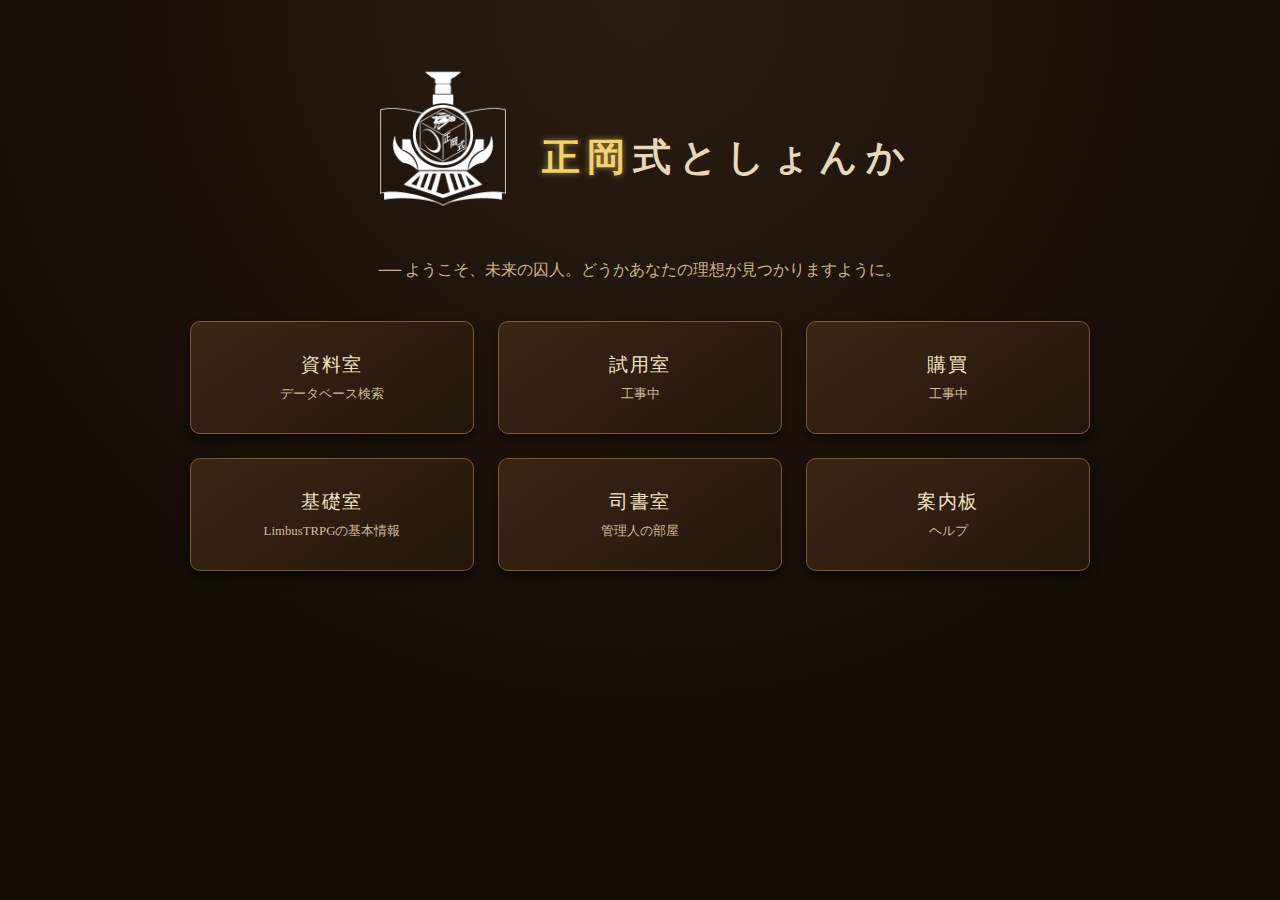
<file: index.html>
<!DOCTYPE html>
<html lang="ja">
<head>
<meta charset="UTF-8">
<title>受付｜正岡式としょんか</title>
<link rel="icon" type="image/png" href="favicon.png">
<link rel="stylesheet" href="reception.css">
<link rel="stylesheet" href="css/common.css">

</head>
<body>

<div class="reception-wrapper">
    <div class="title-area">
    <img src="logo.png" class="site-logo">
    <h1 class="library-title">
        <span id="secret-link">正岡</span>式としょんか
    </h1>
</div>

     <p class="librarian-message">── ようこそ、未来の囚人。どうかあなたの理想が見つかりますように。</p>

    <div class="room-grid">

        <a href="database.html" class="room-card">
            <span class="room-name">資料室</span>
            <span class="room-desc">データベース検索</span>
        </a>

        <a href="trial.html" class="room-card">
            <span class="room-name">試用室</span>
            <span class="room-desc">工事中</span>
        </a>

        <a href="shop.html" class="room-card">
            <span class="room-name">購買</span>
            <span class="room-desc">工事中</span>
        </a>

        <a href="workshop.html" class="room-card">
            <span class="room-name">基礎室</span>
            <span class="room-desc">LimbusTRPGの基本情報</span>
        </a>

        <a href="librarian.html" class="room-card">
            <span class="room-name">司書室</span>
            <span class="room-desc">管理人の部屋</span>
        </a>

        <a href="help.html" class="room-card">
            <span class="room-name">案内板</span>
            <span class="room-desc">ヘルプ</span>
        </a>

    </div>

</div>
<script>
document.getElementById("secret-link")
  .addEventListener("click",()=>{
    location.href="hidden.html";
});
</script>
</body>
</html>
</file>
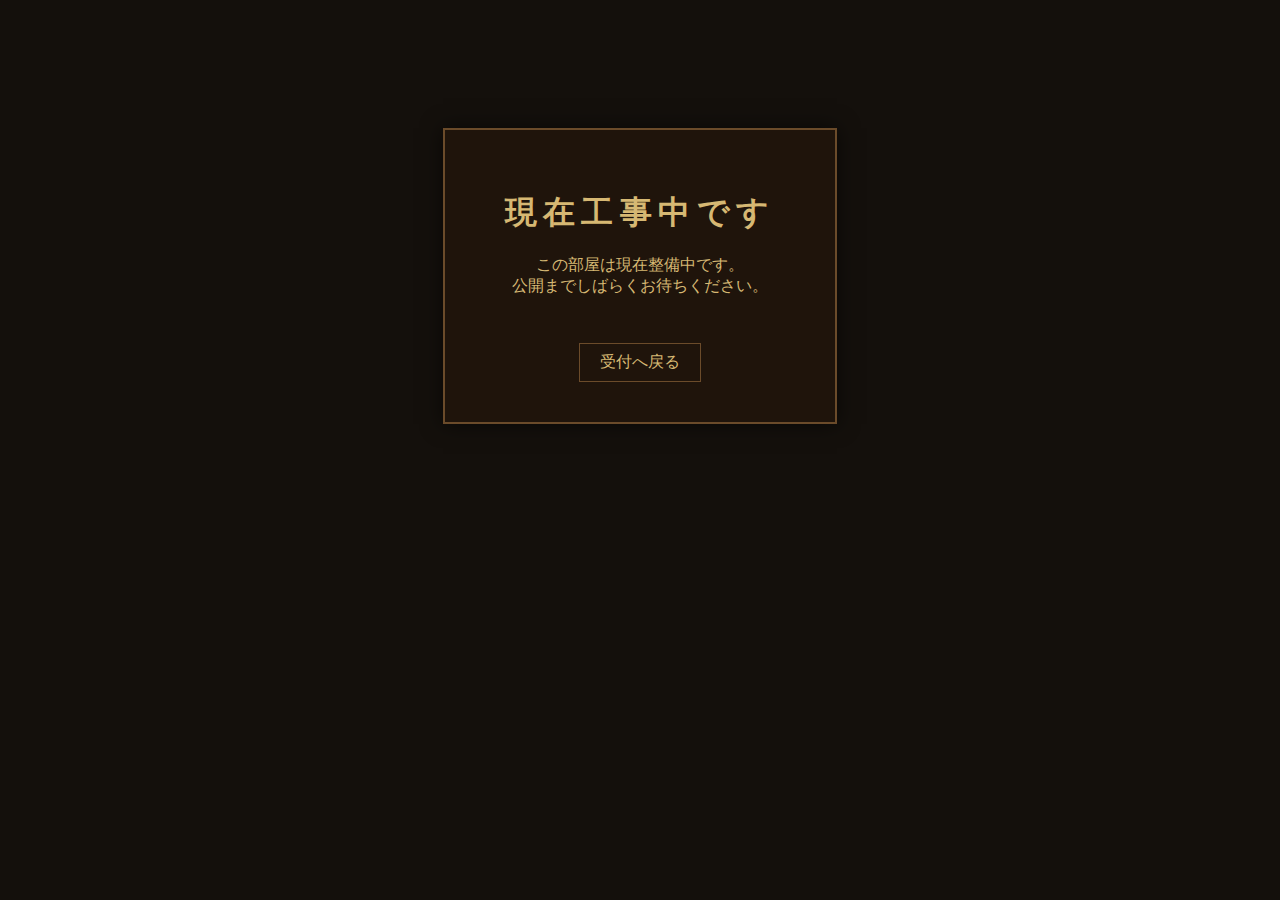
<file: atelier.html>
<!DOCTYPE html>
<html lang="ja">
<head>
<meta charset="UTF-8">
<title>試用室 - 工事中</title>
<link rel="stylesheet" href="common.css">
<style>
body{
  background:#14100c;
  color:#d6b873;
  font-family:serif;
  text-align:center;
  padding-top:120px;
}

.construction-box{
  display:inline-block;
  padding:40px 60px;
  border:2px solid #6b4b2a;
  background:#1f140b;
  box-shadow:0 0 20px rgba(0,0,0,0.6);
}

.construction-box h1{
  font-size:2rem;
  letter-spacing:0.2em;
  margin-bottom:20px;
}

.back-btn{
  display:inline-block;
  margin-top:30px;
  padding:8px 20px;
  border:1px solid #6b4b2a;
  text-decoration:none;
  color:#d6b873;
}

.back-btn:hover{
  background:#6b4b2a;
  color:#fff;
}
</style>
</head>

<body>

<div class="construction-box">
  <h1>現在工事中です</h1>
  <p>この部屋は現在整備中です。<br>公開までしばらくお待ちください。</p>

  <a href="reception.html" class="back-btn">受付へ戻る</a>
</div>

</body>
</html>
</file>
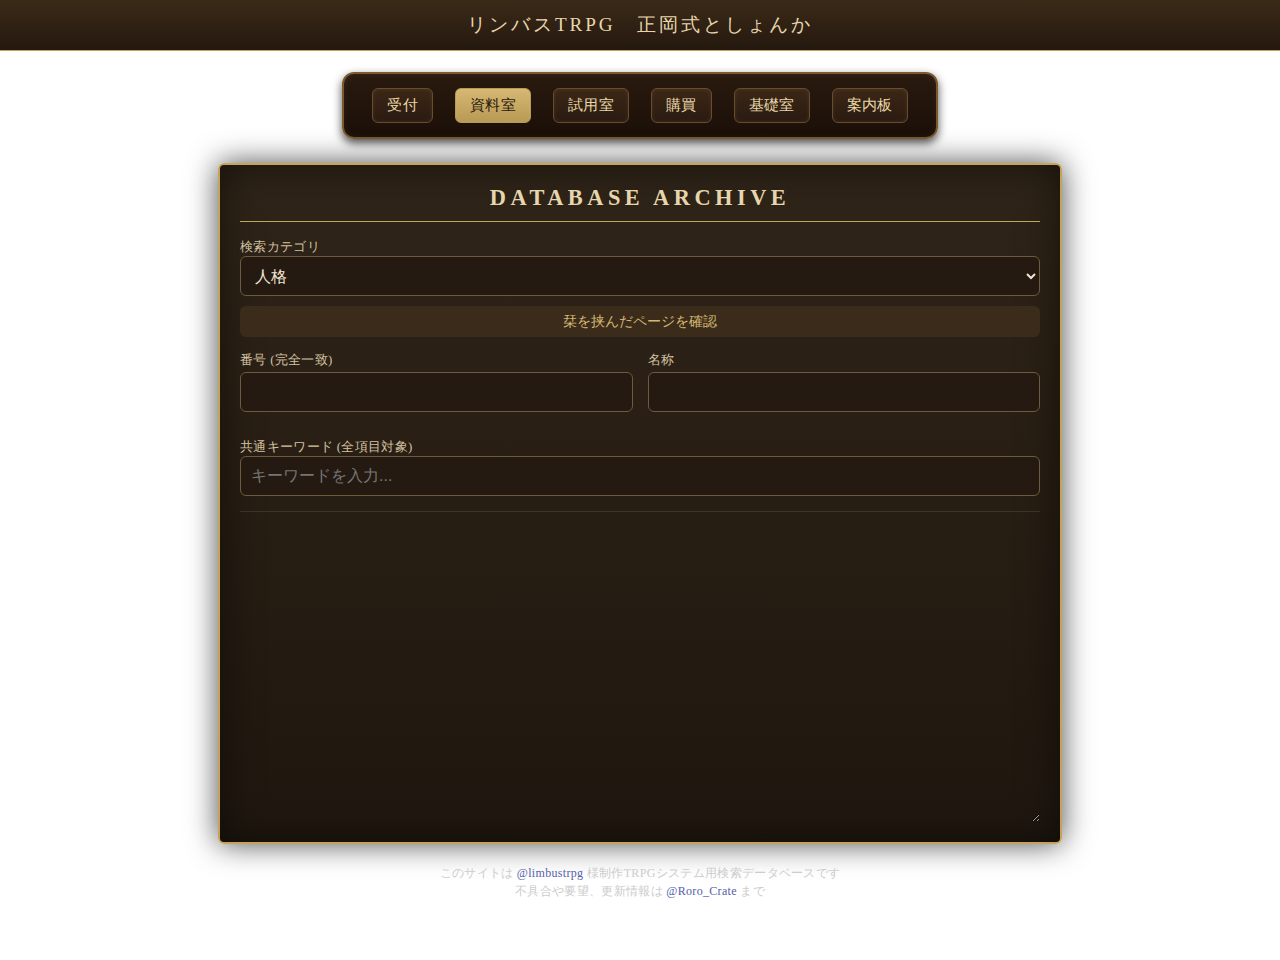
<file: database.html>
<!DOCTYPE html>
<html lang="ja">
<head>
    <meta charset="UTF-8">
    <title>資料室｜正岡式としょんか</title>
    <link rel="icon" href="/path/to/favicon.ico">
    <meta property="og:title" content="資料室｜正岡式としょんか">
    <meta property="og:description" content="このサイトは @limbustrpg 様制作TRPGシステム用検索データベースです">
    <meta property="og:type" content="website">
    <meta property="og:url" content="https://rorocrate.github.io/Masaoka-library/">
    <meta property="og:image" content="https://rorocrate.github.io/Masaoka-library/og-image.png">

    <meta name="twitter:card" content="summary_large_image">
    <meta name="twitter:title" content="資料室｜正岡式としょんか">
    <meta name="twitter:description" content="このサイトは @limbustrpg 様制作TRPGシステム用検索データベースです">
    <meta name="twitter:image" content="https://rorocrate.github.io/Masaoka-library/og-image.png">

    <meta name="viewport" content="width=device-width, initial-scale=1.0">
    <link rel="icon" href="favicon.ico">
    <link rel="icon" href="/path/to/favicon.ico">
    <link rel="stylesheet" href="common.css">

    
    <style>
/* ============================
   フォント
============================ */

@font-face {
    font-family: 'Corporate-Logo-Bold';
    src: url('https://cdn.jsdelivr.net/gh/logotype/corporate-logo-font@master/fonts/Corporate-Logo-Bold-ver3.woff2') format('woff2');
}
@font-face {
    font-family: 'Corporate-Logo-Medium';
    src: url('https://cdn.jsdelivr.net/gh/logotype/corporate-logo-font@master/fonts/Corporate-Logo-Medium-ver3.woff2') format('woff2');
}

/* ============================
   変数
============================ */

:root {
    --bg:#1b140d;
    --card:#2a2016;
    --muted:#a28a6a;
    --accent:#c4a35a;
    --radius:6px;
}

/* ============================
   全体
============================ */

body {
    background:
        radial-gradient(circle at top,#3a2b1a 0%,#120c07 70%);
    background-image:
        url("https://www.transparenttextures.com/patterns/wood-pattern.png");
    color:#f6f1e7;
    margin:0;
    padding-top:60px;
    display:flex;
    flex-direction:column;
    align-items:center;
    min-height:100vh;
    overflow-y:auto;
    font-family:"游明朝","Times New Roman",serif;
    font-weight:500;
    letter-spacing:0.02em;
}

/* ============================
   上部バー
============================ */

.top-white-bar {
    position:fixed;
    top:0;
    left:0;
    width:100%;
    height:50px;
    background:linear-gradient(180deg,#3b2a18,#24180e);
    color:#e7d6ad;
    display:flex;
    align-items:center;
    justify-content:center;
    font-size:1.2rem;
    z-index:9999;
    border-bottom:1px solid var(--accent);
    letter-spacing:0.15em;
}

/* ============================
   メイン
============================ */

.search-container {
    background:linear-gradient(180deg,#2f2418,#1f170f);
    padding:20px;
    border-radius:var(--radius);
    width:95%;
    max-width:800px;
    border:2px solid var(--accent);
    box-shadow:
        0 0 30px rgba(0,0,0,0.7),
        inset 0 0 40px rgba(0,0,0,0.5);
    display:flex;
    flex-direction:column;
}

/* ============================
   見出し
============================ */

h2 {
    text-align:center;
    color:#e7d6ad;
    margin:0;
    font-size:1.4rem;
    border-bottom:1px solid var(--accent);
    padding-bottom:10px;
    letter-spacing:0.2em;
}

/* ============================
   検索フォーム
============================ */

.search-controls {
    display:flex;
    flex-direction:column;
    gap:10px;
    margin-top:10px;
}

/* 検索カテゴリ・共通キーワード */

.search-controls > div {
    width:100%;
}

/* ============================
   動的検索入力 (修正版)
============================ */

#searchInputsContainer {
    display: flex;
    flex-wrap: wrap; 
    gap: 15px;
    margin-bottom: 10px;
    align-items: flex-end; 
}

.search-input-group {
    flex: 1 1 180px; 
    display: flex;
    flex-direction: column;
    min-width: 140px; 
}
/* ============================
   共通キーワード入力欄の調整
============================ */
.search-controls > div {
    width: 100%;
    margin-top: 5px;
}

input[type="text"],
input[type="number"],
select {
    box-sizing: border-box; 
    width: 100%;
    height: 40px;
    padding: 8px;
    background: #241a11;
    border: 1px solid #6e5a3c;
    color: #f1e6d2;
    border-radius: 6px;
    font-size: 16px;
}
/* ============================
   ラベル・入力欄
============================ */

label {
    font-size:0.8rem;
    color:#d4c1a0;
    margin-bottom:3px;
}

input[type="text"],
input[type="number"],
select {
    width:100%;
    padding:10px;
    background:#241a11;
    border:1px solid #6e5a3c;
    color:#f1e6d2;
    border-radius:6px;
    font-size:16px;
}

input:focus,
select:focus {
    border-color:var(--accent);
    box-shadow:0 0 6px rgba(196,163,90,0.8);
}

/* ============================
   検索結果エリア
============================ */

#searchResultWrapper {
    margin-top:15px;
    height:300px;
    overflow-y:auto;
    resize:vertical;
    min-height:150px;
    max-height:80vh;
    border-top:1px solid rgba(255,255,255,0.1);
    padding-top:10px;
}

/* ============================
   検索結果カード
============================ */

.result-item {
    background:linear-gradient(180deg,#3a2c1c,#2a1f14);
    padding:12px;
    margin-bottom:10px;
    border-radius:6px;
    border-left:5px solid var(--accent);
    position:relative;
}

.item-body {
    background:linear-gradient(180deg,#f4ecd8,#e6d7b8);
    padding:12px;
    border-radius:3px;
    color:#3a2b1a;
}
/* ============================
   栞型 お気に入りボタン
============================ */

.fav-btn{
    position:absolute;
    top:0;
    right:56px;

    width:22px;
    height:48px;

    background:
        linear-gradient(
            180deg,
            #4b3621 0%,
            #2b1a0f 100%
        );

    border:none;
    cursor:pointer;

    /* 栞の形 */
    clip-path: polygon(
        0 0,
        100% 0,
        100% 85%,
        50% 100%,
        0 85%
    );

    border-radius:0 0 4px 4px;

    color:transparent;   /* ★文字は見せない */

    box-shadow:
        inset 0 0 4px rgba(255,255,255,0.15),
        0 3px 6px rgba(0,0,0,0.6);

    transition:
        transform 0.15s ease,
        filter 0.2s ease;
}

/* ホバー */

.fav-btn:hover{
    transform:translateY(-2px);
    filter:brightness(1.1);
}

.fav-btn::before{
    content:"";
    position:absolute;
    inset:0;
    background:
        repeating-linear-gradient(
            45deg,
            rgba(255,255,255,0.05),
            rgba(255,255,255,0.05) 2px,
            rgba(0,0,0,0.05) 2px,
            rgba(0,0,0,0.05) 4px
        );
    pointer-events:none;
}

/* ============================
   お気に入りON（栞が金色）
============================ */

.fav-btn.active{
    background:
        linear-gradient(
            180deg,
            #e7c66a 0%,
            #b8963e 100%
        );

    box-shadow:
        inset 0 0 6px rgba(255,255,255,0.4),
        0 3px 8px rgba(0,0,0,0.7);
}
/* ============================
   フィールド
============================ */

.field {
    margin-bottom:6px;
    display:flex;
    flex-direction:column;
}

.field-label {
    color:#7a5a2e;
    font-size:0.8rem;
    letter-spacing:0.03em;
}

.field-value {
    font-size:0.95rem;
    line-height:1.6;
    color:#3a2b1a;
    letter-spacing:0.01em;
}

.copy-btn{
    position:absolute;
    top:0;
    right:12px;

    width:34px;
    height:60px;

    background:
        linear-gradient(
            180deg,
            #a11f1f 0%,
            #7e1414 100%
        );

    border:none;
    cursor:pointer;

    clip-path: polygon(
        0 0,
        100% 0,
        100% 85%,
        50% 100%,
        0 85%
    );

    border-radius:0 0 6px 6px;

    color:#f5e6e6;
    font-size:10px;
    font-weight:bold;
    letter-spacing:0.05em;

    /* ★ 縦書き */
    writing-mode: vertical-rl;
    text-orientation: upright;

    box-shadow:
        inset 0 0 6px rgba(255,255,255,0.15),
        inset 0 -4px 6px rgba(0,0,0,0.4),
        0 3px 6px rgba(0,0,0,0.6);

    transition:
        transform 0.15s ease,
        filter 0.2s ease;
}

.copy-btn.copied{
    background:
        linear-gradient(
            180deg,
            #2e7d32 0%,
            #1b5e20 100%
        );
    color:#eaffea;
}

/* ============================
   スクロールバー
============================ */

#searchResultWrapper::-webkit-scrollbar {
    width:8px;
}
#searchResultWrapper::-webkit-scrollbar-thumb {
    background:var(--accent);
}
#searchResultWrapper::-webkit-scrollbar-track {
    background:#1a120b;
}

/* ============================
   フッター
============================ */

footer {
    width:100%;
    padding:20px 0;
    text-align:center;
    color:#bfa989;
}

#favFilterBtn{
    background:#3a2b1a;
    color:#d6b873;
    border:none;
    padding:6px 14px;
    border-radius:6px;
    cursor:pointer;
    font-size:0.9rem;
}

#favFilterBtn.active{
    background:#d6b873;
    color:#3a2b1a;
}

    </style>
</head>
<body>
<nav class="global-nav">
  <a href="index.html">受付</a>
  <a href="database.html" class="active">資料室</a>
  <a href="trial.html">試用室</a>
  <a href="shop.html">購買</a>
  <a href="workshop.html">基礎室</a>
  <a href="help.html">案内板</a>
</nav>
    
<div class="top-white-bar">
    リンバスTRPG　正岡式としょんか
</div>

<div class="search-container">
    <h2>DATABASE ARCHIVE</h2>

    <div class="search-controls">
        <div>
            <label>検索カテゴリ</label>
            <select id="csvSelector"></select>
        </div>
        <button id="favFilterBtn" onclick="toggleFavoriteFilter()">栞を挟んだページを確認</button>
        <div id="searchInputsContainer"></div>
        
        <div>
            <label>共通キーワード (全項目対象)</label>
            <input id="searchInput" type="text" placeholder="キーワードを入力..." />
        </div>
    </div>

    <div id="searchResultWrapper">
        <div id="searchResults"></div>
    </div>
</div>

<footer style="width: 100%; padding: 20px 0; text-align: center;">
    <div style="font-size: 12px; line-height: 1.5; color: #ccc;">
        このサイトは 
        <a href="https://x.com/limbustrpg" target="_blank" style="color: #5560aa; text-decoration: none;">@limbustrpg</a> 
        様制作TRPGシステム用検索データベースです
        <br>
        不具合や要望、更新情報は 
        <a href="https://x.com/Roro_Crate" target="_blank" style="color: #5560aa; text-decoration: none;">@Roro_Crate</a> 
        まで
    </div>
    
</footer>
<script>

    let showOnlyFavorites = false;

function toggleFavoriteFilter(){
    showOnlyFavorites = !showOnlyFavorites;
    document.getElementById("favFilterBtn")
      .classList.toggle("active", showOnlyFavorites);
    performSearch();
}

    const DATA_DIR = './data/';
    const CSV_FILE_MAP = {
        'identity': { name: '人格', url: DATA_DIR + 'identity.tsv' },
        'singularidentity': { name: '特異人格', url: DATA_DIR + 'singularidentity.tsv' },
        'suppassive': { name: 'サポートパッシブ', url: DATA_DIR + 'suppassive.tsv' },
        'mental': { name: '精神', url: DATA_DIR + 'mental.tsv' },
        'ego': { name: 'E.G.O', url: DATA_DIR + 'ego.tsv' },
        'status': { name: '状態異常', url: DATA_DIR + 'status.tsv' },
        'item': { name: 'アイテム', url: DATA_DIR + 'item.tsv' },
        'strengthening': { name: '身体強化', url: DATA_DIR + 'strengthening.tsv' },
        'others': { name: 'その他', url: DATA_DIR + 'others.tsv' }
    };

    const SEARCH_FIELDS = {
        'identity': [{ id: 'f_no', label: '番号 (完全一致)', type: 'text', csvKey: '番号' },{ id: 'f_name', label: '名称', type: 'text', csvKey: '名称' }],
        'singularidentity': [{ id: 'f_no', label: '番号 (完全一致)', type: 'text', csvKey: '番号' },{ id: 'f_name', label: '名称', type: 'text', csvKey: '名称' }],
        'suppassive': [
            { id: 'f_type', label: '種別', type: 'select', options: ['', '通常', '死亡'], csvKey: '種別' },
            { id: 'f_res', label: '資源', type: 'select', options: ['', '憤怒', '色欲','怠惰','暴食','憂鬱','傲慢','嫉妬','なし'], csvKey: '資源' },
            { id: 'f_own', label: '発動条件', type: 'select', options: ['', '保有', '共鳴','なし'], csvKey: '保有・共鳴' },
            { id: 'f_price', label: '価格以下', type: 'number', csvKey: '価格' }
        ],
        'mental': [{ id: 'f_name', label: '名称', type: 'text', csvKey: '名称' },{ id: 'f_price', label: '価格以下', type: 'number', csvKey: '価格' }],
        'ego': [
            { id: 'f_no', label: '番号 (完全一致)', type: 'text', csvKey: '番号' },
            { id: 'f_name', label: '名称', type: 'text', csvKey: '名称' },
            { id: 'f_rank', label: '危険度', type: 'select', options: ['', 'ZAYIN', 'TETH', 'HE', 'WAW', 'ALEPH'], csvKey: '危険度' },
            { id: 'f_price', label: '価格以下', type: 'number', csvKey: '価格' }
        ],
       'status': [{ id: 'f_name', label: '名称', type: 'text', csvKey: '名称' },{ id: 'f_cat', label: '分類', type: 'select', options: ['', 'バフ', 'デバフ', '中立バフ', '蓄積要素', '弾丸', '特殊', '固有バフ', '固有デバフ', '固有中立バフ', '固有弾丸', '固有処理'],csvKey: '分類' }],
        'item': [{ id: 'f_name', label: '名称', type: 'text', csvKey: '名称' },{ id: 'f_cat', label: '分類', type: 'select', options: ['', '特殊', '回復', '強化'], csvKey: '分類' }],
    'others': [
        { id: 'f_name', label: '名称', type: 'text', csvKey: '名称' },
        { id: 'f_cat', label: '分類', type: 'select', options: ['', '処理', 'タイミング', '位置関係'], csvKey: '分類' }
    ],
    'strengthening': [
        { id: 'f_name', label: '名称', type: 'text', csvKey: '名称' },
        { id: 'f_sys', label: '分類', type: 'select', options: ['','通常','特殊'], csvKey: '分類' },
        { id: 'f_price', label: '価格', type: 'number', csvKey: '価格' }
    ]
    };

    const csvSelector = document.getElementById('csvSelector');
    const searchInput = document.getElementById('searchInput');
    const searchInputsContainer = document.getElementById('searchInputsContainer');
    const searchResults = document.getElementById('searchResults');

    let currentData = [];
    let cache = {};

    Object.keys(CSV_FILE_MAP).forEach(k => {
        const opt = document.createElement('option');
        opt.value = k; opt.textContent = CSV_FILE_MAP[k].name;
        csvSelector.appendChild(opt);
    });

    async function loadData() {
        const key = csvSelector.value;
        if (!cache[key]) {
            try {
                const res = await fetch(CSV_FILE_MAP[key].url);
                const text = await res.text();
                const lines = text.trim().split(/\r?\n/);
                const headers = lines[0].split('\t').map(h => h.trim());
                cache[key] = lines.slice(1).map(line => {
                    const cols = line.split('\t');
                    const obj = {};
                    headers.forEach((h, i) => {obj[h] = (cols[i] || '').trim();});

                    return obj;
                });
            } catch (e) {
                searchResults.innerHTML = `<p style="color:red">データのロードに失敗しました</p>`;
                return;
            }
        }
        currentData = cache[key];
        renderFields(key);
        performSearch();

        window.scrollTo({
            top: 0,
            behavior: 'smooth' // スルッと戻る（即座に戻したい場合は 'auto'）
        });
    }

  function renderFields(key) {
    searchInputsContainer.innerHTML = '';

    SEARCH_FIELDS[key].forEach(f => {
        const div = document.createElement('div');
        div.className = 'search-input-group';

        const label = document.createElement('label');
        label.textContent = f.label;

        const input = document.createElement(
            f.type === 'select' ? 'select' : 'input'
        );

        if (f.type !== 'select') input.type = f.type;

        if (f.type === 'select') {
            f.options.forEach(o => {
                const opt = document.createElement('option');
                opt.value = o;
                opt.textContent = o || 'すべて';
                input.appendChild(opt);
            });
        }

        input.id = f.id;
        input.addEventListener('input', performSearch);

        div.appendChild(label);
        div.appendChild(input);
        searchInputsContainer.appendChild(div);
    });
}

    function performSearch() {
        const query = searchInput.value.toLowerCase();
        const key = csvSelector.value;
        const fields = SEARCH_FIELDS[key];

        const filtered = currentData.filter(item => {
            const keywordMatch = !query || Object.values(item).some(v => String(v).toLowerCase().includes(query));
            
            const dynamicMatch = fields.every(f => {
                const el = document.getElementById(f.id);
                if (!el || el.value === '') return true;
                const val = item[f.csvKey];
                
                if (f.id === 'f_no') return String(val) === String(el.value);
                if (f.type === 'number') {if (val === '') return false;return Number(val) <= Number(el.value);}
                return String(val).toLowerCase().includes(el.value.toLowerCase());
            });
            
            return keywordMatch && dynamicMatch;
        });

        renderResults(filtered);
    }

    function renderResults(data) {

    if (data.length === 0) {
        searchResults.innerHTML =
          '<p style="text-align:center; color:var(--muted);">該当なし</p>';
        return;
    }

    const key = csvSelector.value;
    const favs = getFavorites();

    searchResults.innerHTML = data.map((item, idx) => {

        const id = `${key}_${idx}_${item['番号'] || item['名称'] || item['分類'] || 'item'}`;


        if (showOnlyFavorites && !favs.includes(id)) {
            return '';
        }

        /* ========= 人格 / 特異人格 ========= */
        if (key === 'identity' || key === 'singularidentity') {

            const fixedOrderHTML = `
<div class="field"><span class="field-label">番号</span><span class="field-value">${item['番号']||''}</span></div>
<div class="field"><span class="field-label">名称</span><span class="field-value">${item['名称']||''}</span></div>

<div class="field">
<span class="field-label">能力値</span>
<span class="field-value">
HP:${item['HP']||''}　
SAN:${item['SAN']||''}　
速度:${item['速度']||''}　
弾丸:${item['弾丸']||''}
</span>
</div>

<div class="field">
<span class="field-label">耐性</span>
<span class="field-value">
斬撃:${item['斬撃']||''}　
打撃:${item['打撃']||''}　
貫通:${item['貫通']||''}
</span>
</div>
`;

            const excludedKeys =
            ['番号','名称','HP','SAN','速度','弾丸','斬撃','打撃','貫通'];

            const restHTML = Object.entries(item)
              .filter(([k,v]) => v && !excludedKeys.includes(k))
              .map(([k,v]) =>
                `<div class="field"><span class="field-label">${k}</span><span class="field-value">${v}</span></div>`
              ).join('');

            return `
<div class="result-item" id="${id}">
    <button class="fav-btn" onclick="toggleFavorite('${id}')"></button>
    <button class="copy-btn" onclick="copyDisplayedContent('${id}')">コピー</button>
    <div class="item-body">
        ${fixedOrderHTML}
        ${restHTML}
    </div>
</div>`;
        }

        /* ========= その他 ========= */

        const normalHTML = Object.entries(item)
          .filter(([k,v]) => v)
          .map(([k,v]) =>
            `<div class="field"><span class="field-label">${k}</span><span class="field-value">${v}</span></div>`
          ).join('');

        return `
<div class="result-item" id="${id}">
    <button class="fav-btn" onclick="toggleFavorite('${id}')"></button>
    <button class="copy-btn" onclick="copyDisplayedContent('${id}')">コピー</button>
    <div class="item-body">
        ${normalHTML}
    </div>
</div>`;
    }).join('');

    updateFavoriteIcons();
}



 async function copyDisplayedContent(id) {
    // 1. ボタン要素を直接取得（色の変更用）
    const btn = document.querySelector(`#${id} .copy-btn`);
    // 2. その親要素(result-item)の中にある item-body を探す
    const itemBody = document.querySelector(`#${id} .item-body`);
    
    if (!itemBody) {
        console.error("Copy target not found:", id);
        return;
    }

    const fields = itemBody.querySelectorAll('.field');
    let textToCopy = "";
    const key = csvSelector.value;
    const data = {};

    // データの抽出処理
    fields.forEach(f => {
        const labelEl = f.querySelector('.field-label');
        const valueEl = f.querySelector('.field-value');
        if (!labelEl || !valueEl) return;

        const label = labelEl.innerText.trim();
        const value = valueEl.innerText.trim();

        if (label === '能力値' || label === '耐性') {
            value.split(/　|\s+/).forEach(part => {
                const [k, v] = part.split(':');
                if (k && v) data[k.trim()] = v.trim();
            });
            return;
        }
        data[label] = value;
    });

    // --- 各カテゴリごとのテキスト整形ロジック (既存のものを維持) ---
    if (key === 'identity' || key === 'singularidentity') {
        textToCopy = `名称:${data['名称'] || ''}\nHP:${data['HP'] || ''}　SAN:${data['SAN'] || ''}　速度:${data['速度'] || ''}\n斬撃:${data['斬撃'] || ''}　貫通:${data['貫通'] || ''}　打撃:${data['打撃'] || ''}　弾丸:${data['弾丸'] || ''}\n\n${data['パッシブ名'] || ''}　${data['発動条件'] || ''}\n${data['効果'] || ''}\n\n戦術0:${data['戦術0名称'] || ''} ${data['戦術0効果'] || ''}\n戦術1:${data['戦術1名称'] || ''} ${data['戦術1効果'] || ''}\n戦術2:${data['戦術2名称'] || ''} ${data['戦術2効果'] || ''}\n戦術3:${data['戦術3名称'] || ''} ${data['戦術3効果'] || ''}\n戦術4:${data['戦術4名称'] || ''} ${data['戦術4効果'] || ''}`;
    } else {
        textToCopy = Object.entries(data).map(([k, v]) => `${k}: ${v}`).join('\n');
    }

    // 3. クリップボードへの書き込み（フォールバック付き）
    try {
        if (navigator.clipboard && window.isSecureContext) {
            await navigator.clipboard.writeText(textToCopy);
        } else {
            // HTTPSでない環境用の古いコピー方法
            const textArea = document.createElement("textarea");
            textArea.value = textToCopy;
            document.body.appendChild(textArea);
            textArea.select();
            document.execCommand('copy');
            document.body.removeChild(textArea);
        }

        // 成功時の演出
        if (btn) {
            btn.innerText = '完了';
            btn.classList.add('copied');
            setTimeout(() => {
                btn.innerText = 'コピー';
                btn.classList.remove('copied');
            }, 800);
        }
    } catch (err) {
        console.error('Copy failed:', err);
        alert('コピーに失敗しました。ブラウザの権限を確認してください。');
    }
}


function updateFavoriteIcons(){
    const favs = getFavorites();

    document.querySelectorAll(".fav-btn").forEach(btn=>{
        const id = btn.getAttribute("onclick")
            .match(/'(.*)'/)[1];

        if(favs.includes(id)){
            btn.classList.add("active");
        }else{
            btn.classList.remove("active");
        }
    });
}
    csvSelector.onchange = loadData;
    searchInput.oninput = performSearch;
    window.onload = loadData;
</script>

</body>

</html>
</file>
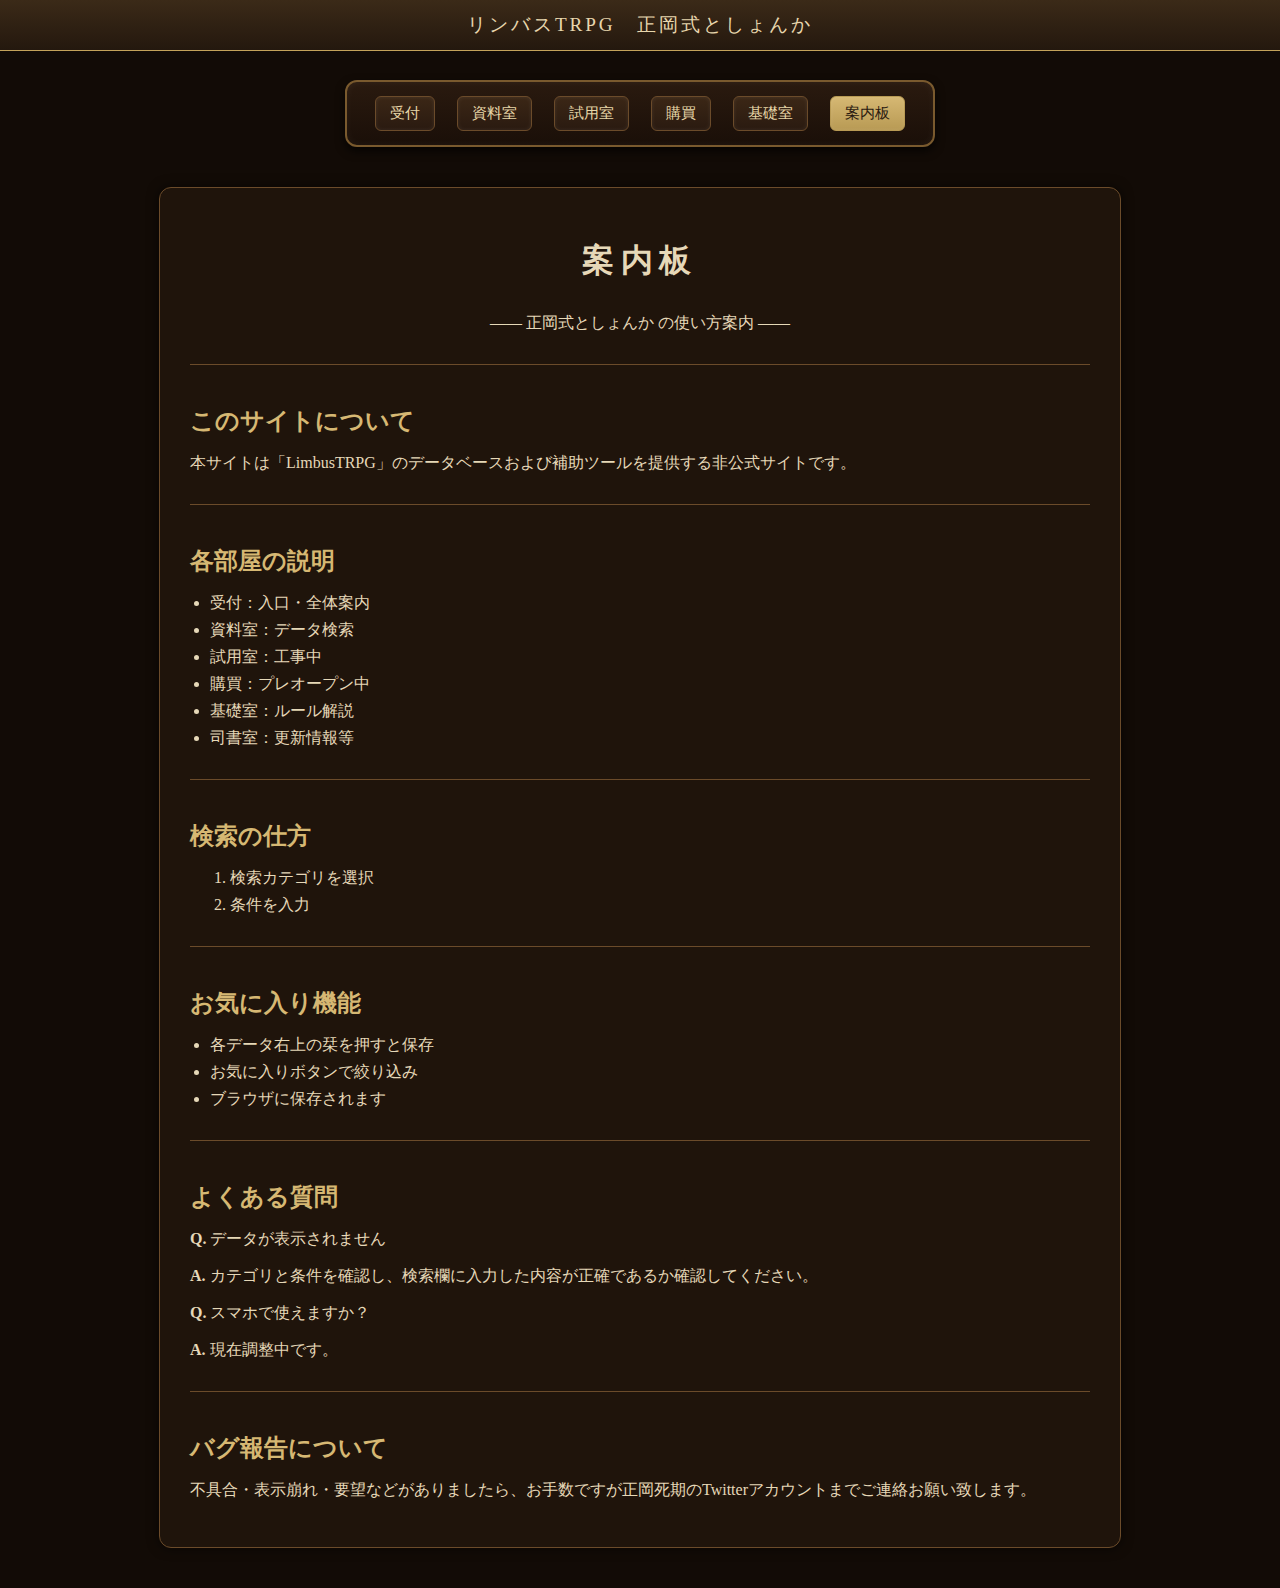
<file: help.html>
<!DOCTYPE html>
<html lang="ja">
<head>
<meta charset="UTF-8">
<title>案内板｜正岡式としょんか</title>
    <meta property="og:title" content="案内板｜正岡式としょんか">
    <meta property="og:description" content="このサイトは @limbustrpg 様制作TRPGシステム用補助サイトです">
    <meta property="og:type" content="website">
    <meta property="og:url" content="https://rorocrate.github.io/Masaoka-library/">

    <meta name="twitter:card" content="summary_large_image">
    <meta name="twitter:title" content="案内板｜正岡式としょんか">
    <meta name="twitter:description" content="このサイトは @limbustrpg 様制作TRPGシステム用補助サイトです">

    <link rel="icon" type="image/png" href="favicon.png">
<link rel="stylesheet" href="common.css">

<style>
body{
    padding-top:60px;
    background:#120b06;
    color:#e6d8b8;
    font-family:"Yu Mincho","Hiragino Mincho ProN",serif;
}

.help-wrapper{
    max-width:900px;
    margin:40px auto;
    padding:30px;
    background:#1f140b;
    border:1px solid #6b4b2a;
    border-radius:12px;
    box-shadow:0 0 12px rgba(0,0,0,0.6);
}

h1{
    text-align:center;
    margin-bottom:30px;
    letter-spacing:0.2em;
}

.section{
    border-top:1px solid #6b4b2a;
    padding-top:20px;
    margin-top:30px;
}

.section h2{
    color:#d6b873;
    margin-bottom:12px;
}

ul{
    padding-left:20px;
}

li{
    margin-bottom:6px;
}
/* ===== フォーム ===== */

.form-row{
    display:flex;
    flex-direction:column;
    margin-bottom:14px;
}

.form-row label{
    color:#d6b873;
    margin-bottom:4px;
}

input, textarea{
    background:#2a1a10;
    border:1px solid #6b4b2a;
    color:#e6d8b8;
    padding:6px;
    border-radius:6px;
}

input:focus, textarea:focus{
    outline:none;
    border-color:#d6b873;
}

form button{
    background:#7a5a2e;
    color:#fff;
    border:none;
    padding:8px 18px;
    border-radius:6px;
    cursor:pointer;
}

form button:hover{
    background:#9a7740;
}

</style>
</head>

<body>

<div class="top-white-bar">
リンバスTRPG　正岡式としょんか
</div>

<nav class="global-nav">
  <a href="index.html">受付</a>
  <a href="database.html">資料室</a>
  <a href="trial.html">試用室</a>
  <a href="shop.html">購買</a>
  <a href="workshop.html">基礎室</a>
  <a href="help.html" class="active">案内板</a>
</nav>

<div class="help-wrapper">

<h1>案内板</h1>

<p style="text-align:center;">
―― 正岡式としょんか の使い方案内 ――
</p>

<!-- 概要 -->

<div class="section">
<h2>このサイトについて</h2>
<p>
本サイトは「LimbusTRPG」のデータベースおよび補助ツールを提供する非公式サイトです。
</p>
</div>

<!-- 部屋説明 -->

<div class="section">
<h2>各部屋の説明</h2>
<ul>
<li>受付：入口・全体案内</li>
<li>資料室：データ検索</li>
<li>試用室：工事中</li>
<li>購買：プレオープン中</li>
<li>基礎室：ルール解説</li>
<li>司書室：更新情報等</li>
</ul>
</div>

<!-- 検索 -->

<div class="section">
<h2>検索の仕方</h2>
<ol>
<li>検索カテゴリを選択</li>
<li>条件を入力</li>
</ol>
</div>

<!-- お気に入り -->

<div class="section">
<h2>お気に入り機能</h2>
<ul>
<li>各データ右上の栞を押すと保存</li>
<li>お気に入りボタンで絞り込み</li>
<li>ブラウザに保存されます</li>
</ul>
</div>

<!-- FAQ -->

<div class="section">
<h2>よくある質問</h2>

<p><b>Q.</b> データが表示されません</p>
<p><b>A.</b> カテゴリと条件を確認し、検索欄に入力した内容が正確であるか確認してください。</p>

<p><b>Q.</b> スマホで使えますか？</p>
<p><b>A.</b> 現在調整中です。</p>

</div>
<!-- バグ報告 -->

<div class="section">
<h2>バグ報告について</h2>

<p>
不具合・表示崩れ・要望などがありましたら、お手数ですが正岡死期のTwitterアカウントまでご連絡お願い致します。
</p>
</div>

</body>
</html>
</file>
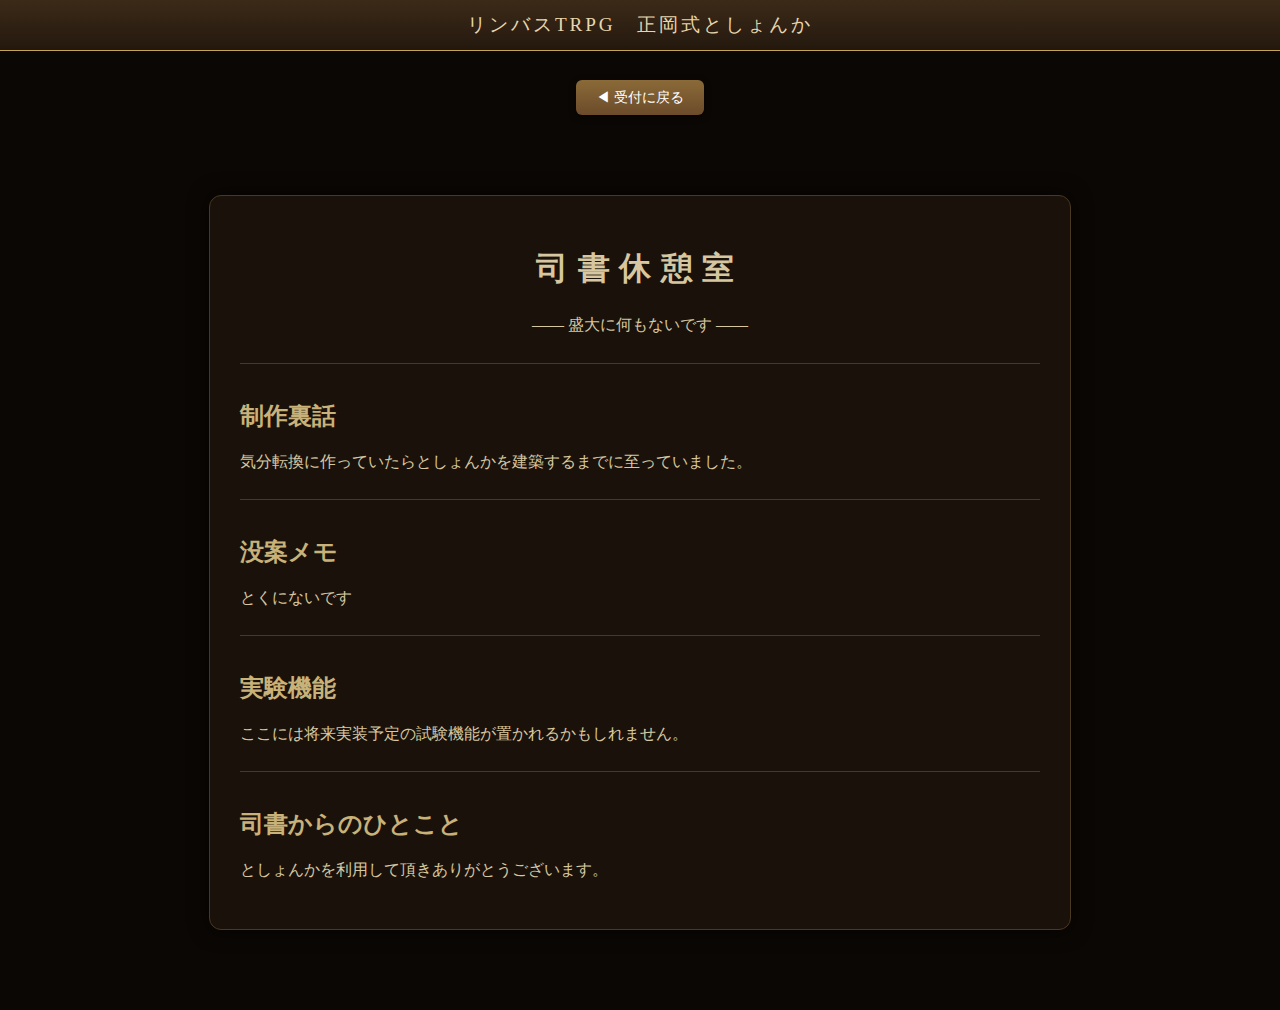
<file: hidden.html>
<!DOCTYPE html>
<html lang="ja">
<head>
<meta charset="UTF-8">
<title>隠し部屋｜正岡式としょんか</title>

<link rel="icon" type="image/png" href="favicon.png">
<link rel="stylesheet" href="common.css">

<style>
body{
    background:#0b0704;
    color:#d6c7a1;
    font-family:"Yu Mincho","Hiragino Mincho ProN",serif;
}

/* ぼんやり暗い部屋 */

.hidden-wrapper{
    max-width:800px;
    margin:80px auto;
    padding:30px;
    background:#1a120a;
    border:1px solid #4a3820;
    border-radius:12px;
    box-shadow:0 0 20px rgba(0,0,0,0.8);
}

h1{
    text-align:center;
    letter-spacing:0.3em;
    margin-bottom:20px;
}

.section{
    border-top:1px solid #4a3820;
    padding-top:16px;
    margin-top:24px;
}

.section h2{
    color:#c9b27a;
    margin-bottom:10px;
}

p{
    line-height:1.7;
}
/* ===== 戻るボタン ===== */

.back-wrapper{
    text-align:center;
    margin-top:80px;
}

.back-btn{
    background:#7a5a2e;
    color:#fff;
    border:none;
    padding:8px 20px;
    border-radius:6px;
    cursor:pointer;
    font-size:0.9rem;
    box-shadow:0 2px 6px rgba(0,0,0,0.6);
}

.back-btn{
    background:linear-gradient(180deg,#8b6a38,#6b4b2a);
}


</style>

</head>

<body>
    <div class="top-white-bar">
リンバスTRPG　正岡式としょんか
</div>

<!-- 受付に戻るボタン -->
<div class="back-wrapper">
    <button class="back-btn" onclick="location.href='index.html'">
        ◀ 受付に戻る
    </button>
</div>

<div class="hidden-wrapper">

<h1>司書休憩室</h1>

<p style="text-align:center;">
―― 盛大に何もないです ――
</p>

<div class="section">
<h2>制作裏話</h2>
<p>
気分転換に作っていたらとしょんかを建築するまでに至っていました。
</p>
</div>

<div class="section">
<h2>没案メモ</h2>
<p>
とくにないです
</p>
</div>

<div class="section">
<h2>実験機能</h2>
<p>
ここには将来実装予定の試験機能が置かれるかもしれません。
</p>
</div>

<div class="section">
<h2>司書からのひとこと</h2>
<p>
としょんかを利用して頂きありがとうございます。
</p>
</div>

</div>

</body>
</html>
</file>
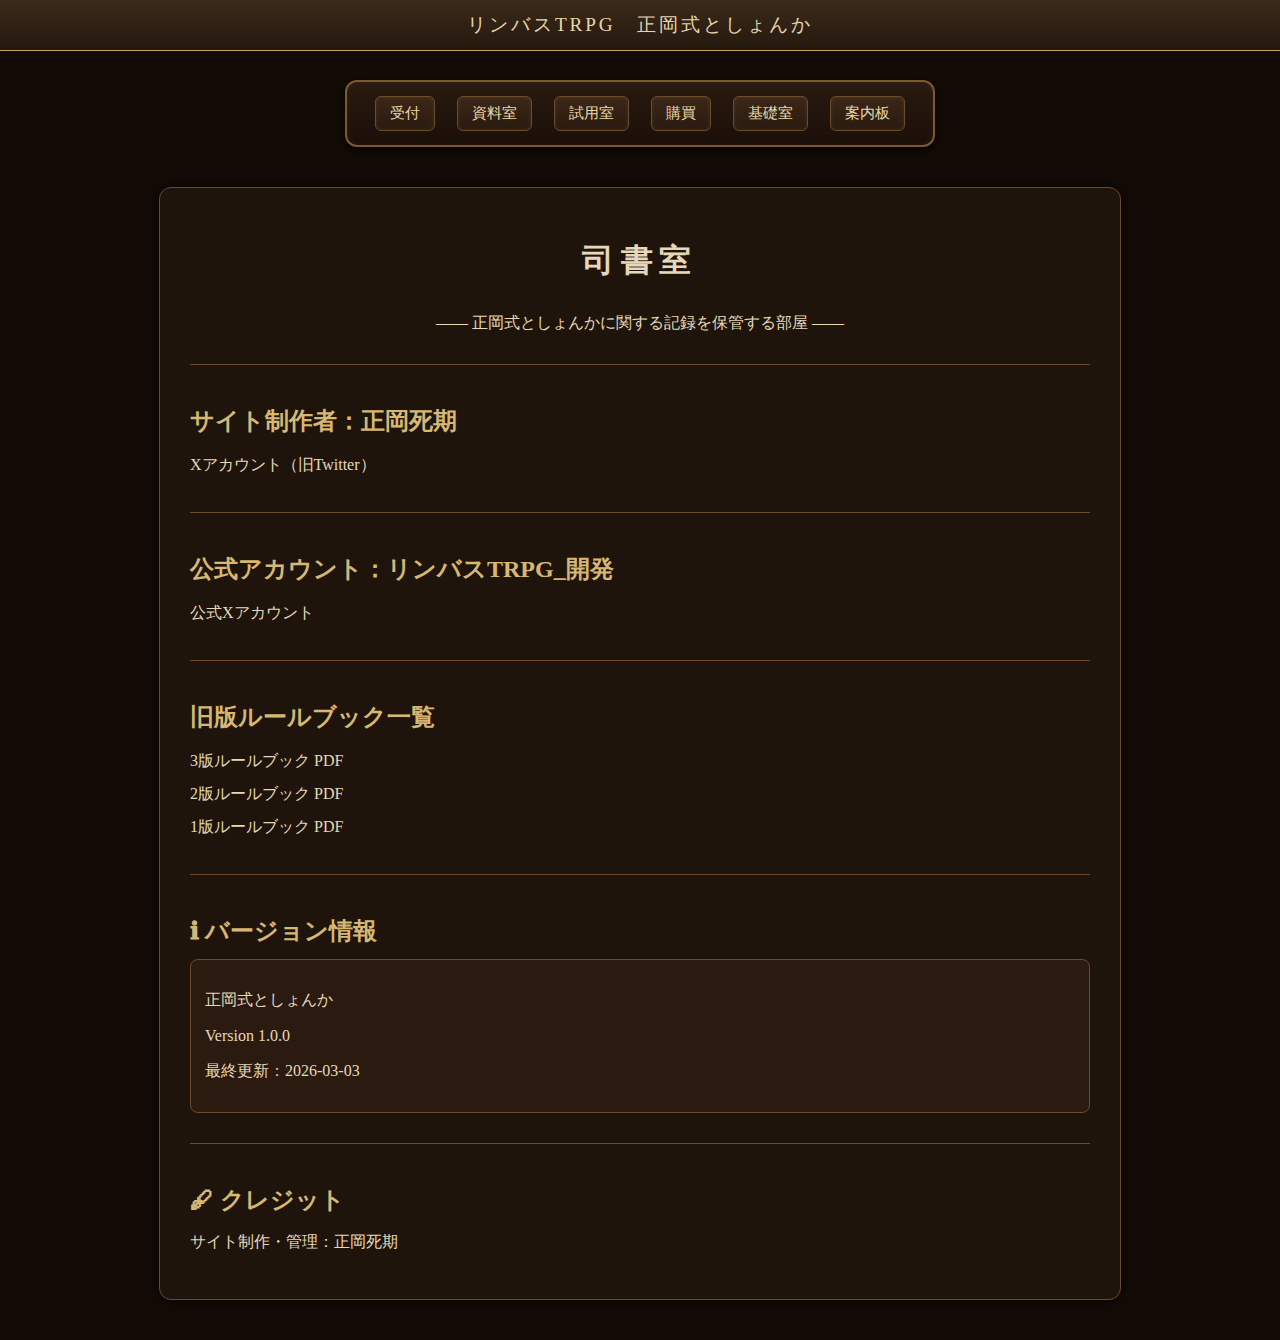
<file: librarian.html>
<!DOCTYPE html>
<html lang="ja">
<head>
<meta charset="UTF-8">
<title>司書室｜正岡式としょんか</title>

<link rel="icon" type="image/png" href="favicon.png">
<link rel="stylesheet" href="common.css">

<style>
body{
    padding-top:60px;
    background:#120b06;
    color:#e6d8b8;
    font-family:"Yu Mincho","Hiragino Mincho ProN",serif;
}

/* 外枠 */

.librarian-wrapper{
    max-width:900px;
    margin:40px auto;
    padding:30px;
    background:#1f140b;
    border:1px solid #6b4b2a;
    border-radius:12px;
    box-shadow:0 0 12px rgba(0,0,0,0.6);
}

h1{
    text-align:center;
    margin-bottom:30px;
    letter-spacing:0.2em;
}

/* セクション */

.section{
    border-top:1px solid #6b4b2a;
    padding-top:20px;
    margin-top:30px;
}

.section h2{
    color:#d6b873;
    margin-bottom:12px;
}

/* リンク */

.link-list a{
    display:block;
    color:#e6d8b8;
    text-decoration:none;
    padding:6px 0;
}

.link-list a:hover{
    text-decoration:underline;
}

/* バージョン枠 */

.version-box{
    background:#2a1a10;
    padding:14px;
    border-radius:8px;
    border:1px solid #6b4b2a;
}
</style>

</head>

<body>

<div class="top-white-bar">
リンバスTRPG　正岡式としょんか
</div>

<nav class="global-nav">
  <a href="index.html">受付</a>
  <a href="database.html">資料室</a>
  <a href="trial.html">試用室</a>
  <a href="shop.html">購買</a>
  <a href="workshop.html">基礎室</a>
  <a href="help.html">案内板</a>
</nav>

<div class="librarian-wrapper">

<h1>司書室</h1>

<p style="text-align:center;">
―― 正岡式としょんかに関する記録を保管する部屋 ――
</p>

<!-- 作者 -->

<div class="section">
<h2>サイト制作者：正岡死期</h2>
<div class="link-list">
    <a href="https://x.com/Roro_Crate" target="_blank">
Xアカウント（旧Twitter）
</a>
</div>
</div>

<!-- 公式 -->

<div class="section">
<h2>公式アカウント：リンバスTRPG_開発</h2>
<div class="link-list">
<a href="https://x.com/limbustrpg" target="_blank">
公式Xアカウント
</a>
</div>
</div>

<!-- 旧版ルルブ -->

<div class="section">
<h2>旧版ルールブック一覧</h2>
<div class="link-list">
<a href="ルルブ/リンバスルルブ3版.pdf" target="_blank">
3版ルールブック PDF
</a>
<a href="ルルブ/リンバスルルブ2版.pdf" target="_blank">
2版ルールブック PDF
</a>
<a href="ルルブ/リンバスルルブ1版.pdf" target="_blank">
1版ルールブック PDF
</a>
</div>
</div>

<!-- バージョン -->

<div class="section">
<h2>ℹ バージョン情報</h2>

<div class="version-box">
<p>正岡式としょんか</p>
<p>Version 1.0.0</p>
<p>最終更新：2026-03-03</p>
</div>

</div>

<!-- クレジット -->

<div class="section">
<h2>🖋 クレジット</h2>
<p>
サイト制作・管理：正岡死期<br>
</p>
</div>

</div>

</body>
</html>
</file>
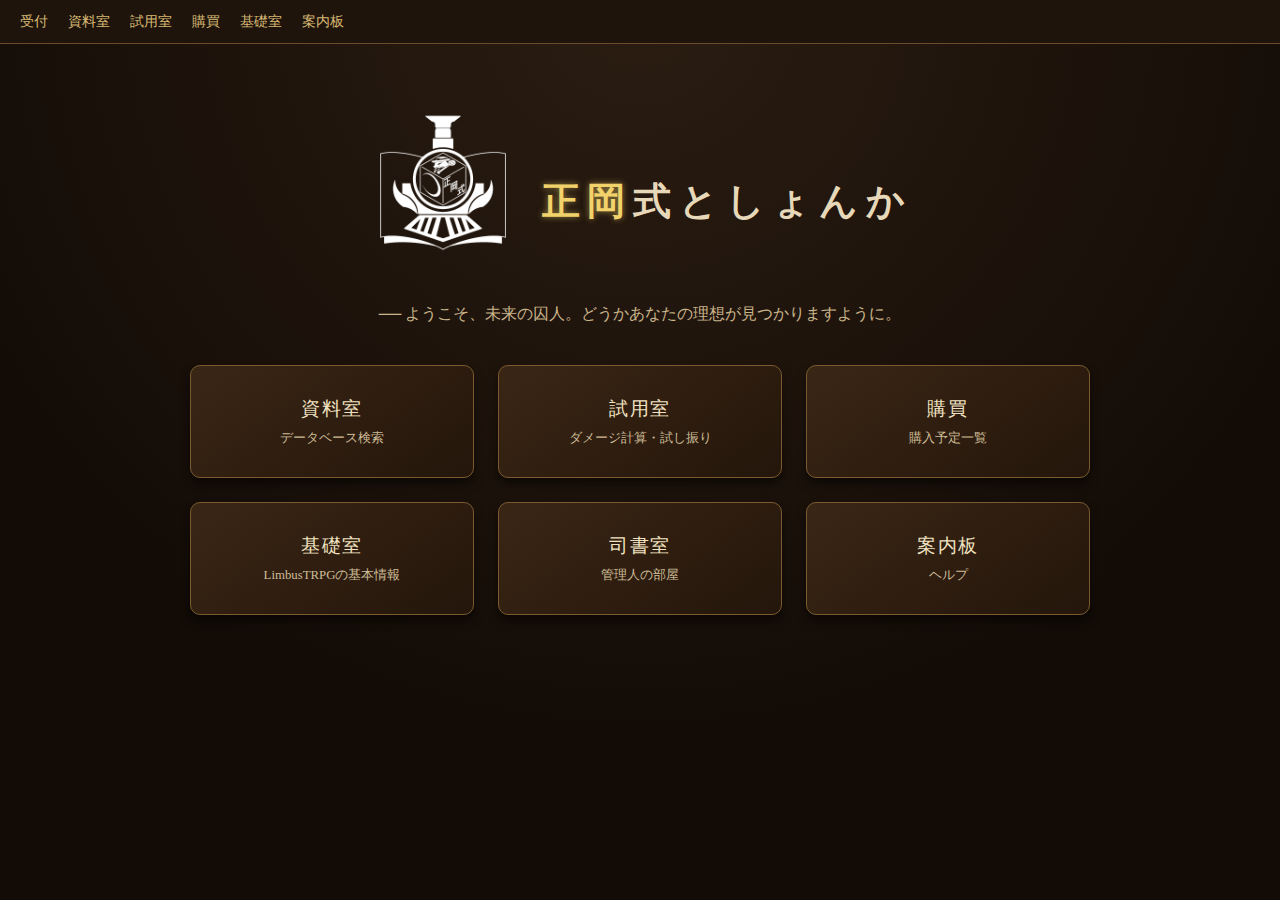
<file: reception.html>
<!DOCTYPE html>
<html lang="ja">
<head>
<meta charset="UTF-8">
<title>正岡式としょんか｜受付</title>
<link rel="stylesheet" href="reception.css">
<link rel="stylesheet" href="css/common.css">

</head>
<nav class="global-nav">
  <a href="reception.html">受付</a>
  <a href="database.html">資料室</a>
  <a href="trial.html">試用室</a>
  <a href="shop.html">購買</a>
  <a href="workshop.html">基礎室</a>
  <a href="help.html">案内板</a>
</nav>

<body>

<div class="reception-wrapper">
    <div class="title-area">
    <img src="logo.png" class="site-logo">
    <h1 class="library-title">
        <span id="secret-link">正岡</span>式としょんか
    </h1>
</div>

     <p class="librarian-message">── ようこそ、未来の囚人。どうかあなたの理想が見つかりますように。</p>

    <div class="room-grid">

        <a href="database.html" class="room-card">
            <span class="room-name">資料室</span>
            <span class="room-desc">データベース検索</span>
        </a>

        <a href="trial.html" class="room-card">
            <span class="room-name">試用室</span>
            <span class="room-desc">ダメージ計算・試し振り</span>
        </a>

        <a href="shop.html" class="room-card">
            <span class="room-name">購買</span>
            <span class="room-desc">購入予定一覧</span>
        </a>

        <a href="workshop.html" class="room-card">
            <span class="room-name">基礎室</span>
            <span class="room-desc">LimbusTRPGの基本情報</span>
        </a>

        <a href="librarian.html" class="room-card">
            <span class="room-name">司書室</span>
            <span class="room-desc">管理人の部屋</span>
        </a>

        <a href="help.html" class="room-card">
            <span class="room-name">案内板</span>
            <span class="room-desc">ヘルプ</span>
        </a>

    </div>

</div>
<script>
document.getElementById("secret-link")
  .addEventListener("click",()=>{
    location.href="hidden.html";
});
</script>
</body>
</html>
</file>
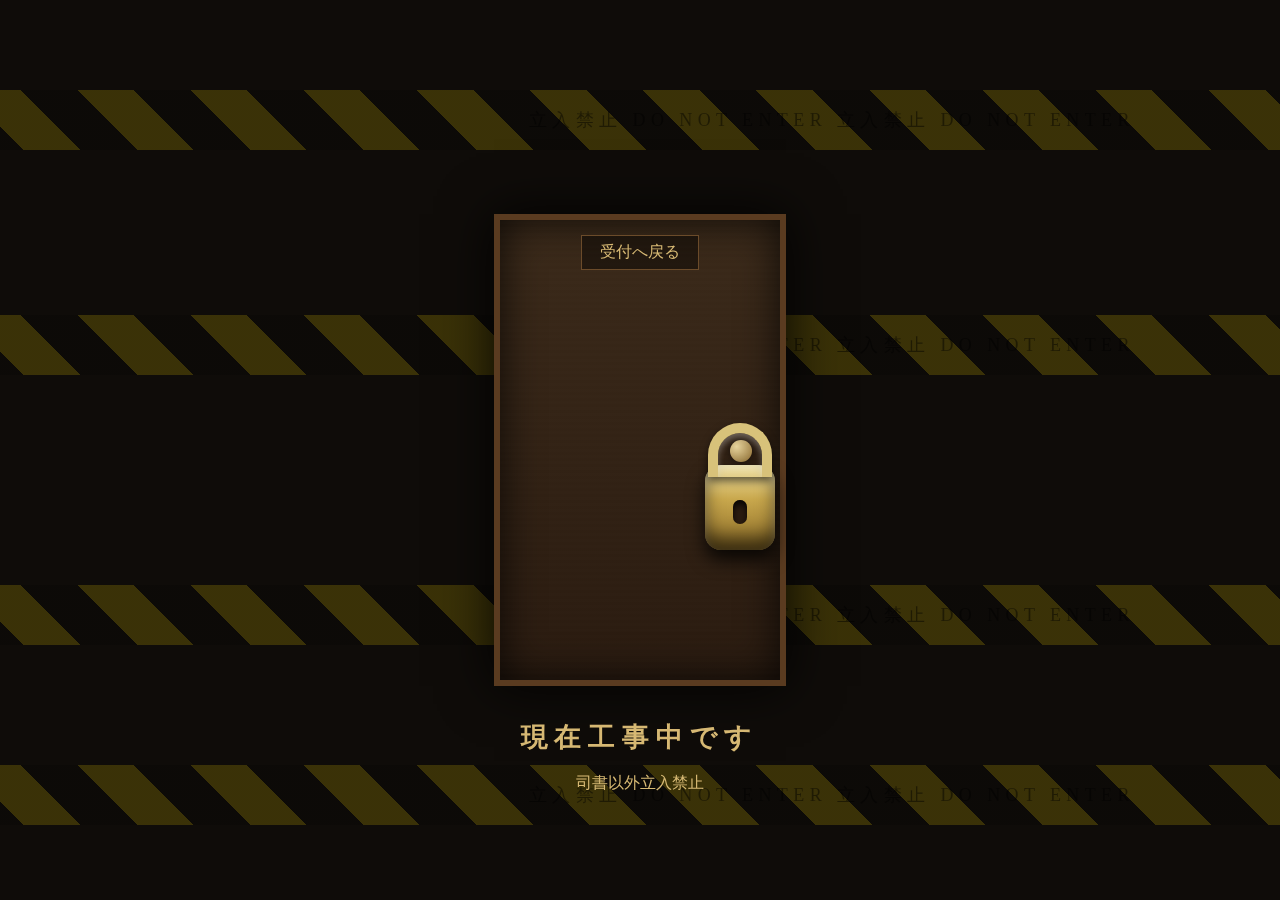
<file: trial.html>
<!DOCTYPE html>
<html lang="ja">
<head>
<meta charset="UTF-8">
<title>試用室｜工事中</title>

<style>
body{
  margin:0;
  background:#0f0c09;
  color:#d6b873;
  font-family:serif;
  display:flex;
  justify-content:center;
  align-items:center;
  height:100vh;
  overflow:hidden;
}

/* =========================
   テープ揺れアニメーション
========================= */
@keyframes sway{
  0%   { transform: rotate(var(--angle)) translateX(0px); }
  50%  { transform: rotate(calc(var(--angle) + 1deg)) translateX(5px); }
  100% { transform: rotate(var(--angle)) translateX(0px); }
}

.tape{
  position:absolute;
  width:250%;
  height:60px;
  left:-60%;
  background: repeating-linear-gradient(
    45deg,
    rgba(255,220,0,0.18) 0px,
    rgba(255,220,0,0.18) 40px,
    rgba(0,0,0,0.18) 40px,
    rgba(0,0,0,0.18) 80px
  );
  animation: sway 6s ease-in-out infinite;
}

.tape::after{
  content:" 立入禁止  DO NOT ENTER  立入禁止  DO NOT ENTER ";
  position:absolute;
  width:100%;
  top:18px;
  text-align:center;
  font-size:18px;
  letter-spacing:0.3em;
  color:rgba(0,0,0,0.45);
}

.t1{ top:10%; --angle:-12deg; }
.t2{ top:35%; --angle:8deg; }
.t3{ top:65%; --angle:-6deg; }
.t4{ top:85%; --angle:14deg; }

/* =========================
   リアル扉
========================= */
.door{
  position:relative;
  width:280px;
  height:460px;
  background:
    linear-gradient(180deg,#3b2a1a,#2a1b10),
    repeating-linear-gradient(
      90deg,
      rgba(255,255,255,0.03) 0px,
      rgba(255,255,255,0.03) 4px,
      transparent 4px,
      transparent 8px
    );
  border:6px solid #5a3b20;
  box-shadow:
    inset 0 0 40px rgba(0,0,0,0.8),
    0 0 50px rgba(0,0,0,0.9);
}

/* 木目 */
.door::before{
  content:"";
  position:absolute;
  inset:0;
  background:
    repeating-linear-gradient(
      0deg,
      rgba(255,255,255,0.02) 0px,
      rgba(255,255,255,0.02) 3px,
      transparent 3px,
      transparent 6px
    );
  mix-blend-mode:overlay;
}

/* ドアノブ */
.knob{
  position:absolute;
  width:22px;
  height:22px;
  background:radial-gradient(circle at 30% 30%,#e6d39c,#8b6a2f);
  border-radius:50%;
  right:28px;
  top:220px;
  box-shadow:0 0 10px rgba(0,0,0,0.6);
}

/* =========================
   ドアノブ直下の南京錠
========================= */

@keyframes lockSway{
  0%   { transform: rotate(-1deg); }
  50%  { transform: rotate(1deg); }
  100% { transform: rotate(-1deg); }
}

.lock{
  position:absolute;
  width:70px;
  height:85px;

  /* ★ ノブの真下へ移動 */
  right:5px;
  top:245px;

  border-radius:16px;

  background:
    linear-gradient(180deg,#f0e2a6 0%, #c9a84d 40%, #8a6a25 100%);

  box-shadow:
    inset 0 -12px 18px rgba(0,0,0,0.6),
    inset 0 4px 8px rgba(255,255,255,0.3),
    0 10px 18px rgba(0,0,0,0.8);

  animation: lockSway 3.5s ease-in-out infinite;
  transform-origin: top center; /* ★ 上からぶら下がる感じ */
}

/* 弓部分 */
.lock::before{
  content:"";
  position:absolute;
  width:44px;
  height:44px;
  border:10px solid #d8c27a;
  border-bottom:none;
  border-radius:50px 50px 0 0;
  top:-42px;
  left:50%;
  transform:translateX(-50%);
  box-shadow:
    inset 0 4px 6px rgba(255,255,255,0.3),
    0 4px 8px rgba(0,0,0,0.6);
}

/* 鍵穴 */
.lock::after{
  content:"";
  position:absolute;
  width:14px;
  height:24px;
  background:#2a1b10;
  border-radius:7px;
  top:35px;
  left:50%;
  transform:translateX(-50%);
  box-shadow: inset 0 4px 6px rgba(0,0,0,0.8);
}

/* =========================
   ボタン（扉上部）
========================= */
.back-btn{
  position:absolute;
  top:15px;
  left:50%;
  transform:translateX(-50%);
  padding:6px 18px;
  border:1px solid #6b4b2a;
  text-decoration:none;
  color:#d6b873;
  background:rgba(0,0,0,0.4);
}

.back-btn:hover{
  background:#6b4b2a;
  color:#fff;
}

/* メッセージ */
.message{
  position:absolute;
  bottom:-130px;
  width:100%;
  text-align:center;
}

.message h1{
  font-size:1.7rem;
  letter-spacing:0.25em;
}
</style>
</head>

<body>

<div class="tape t1"></div>
<div class="tape t2"></div>
<div class="tape t3"></div>
<div class="tape t4"></div>

<div class="door">
  <a href="index.html" class="back-btn">受付へ戻る</a>

  <div class="knob"></div>
  <div class="lock"></div>

  <div class="message">
    <h1>現在工事中です</h1>
    <p>司書以外立入禁止</p>
  </div>
</div>

</body>

</html>
</file>
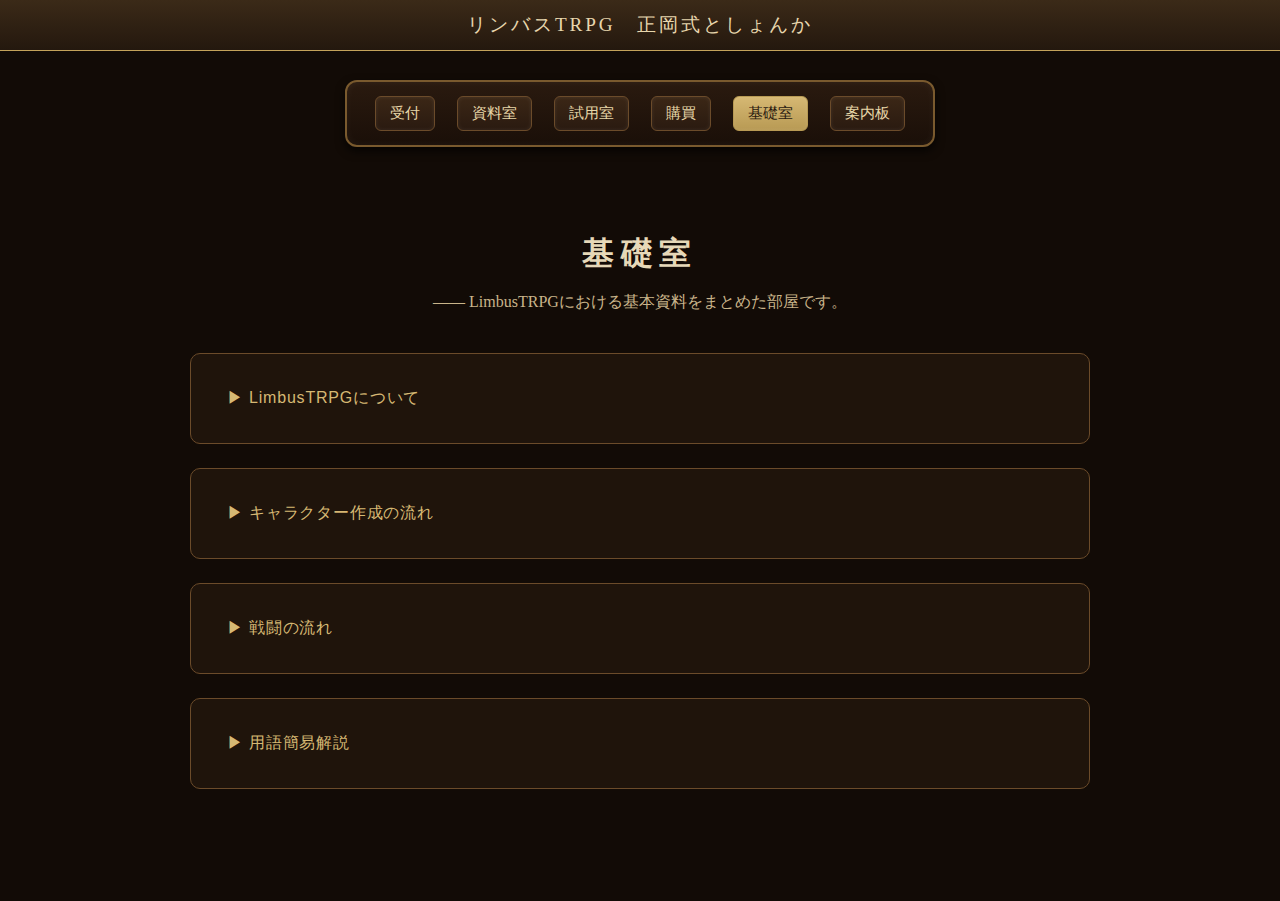
<file: workshop.html>
<!DOCTYPE html>
<html lang="ja">
<head>
<meta charset="UTF-8">
<title>基礎室｜正岡式としょんか</title>

<link rel="icon" type="image/png" href="favicon.png">
<link rel="stylesheet" href="common.css">
<link rel="stylesheet" href="basic.css">
</head>
<style>
  body{
    padding-top:60px;
}


</style>
<body>
    <div class="top-white-bar">
リンバスTRPG　正岡式としょんか
</div>


<nav class="global-nav">
  <a href="index.html">受付</a>
  <a href="database.html">資料室</a>
  <a href="trial.html">試用室</a>
  <a href="shop.html">購買</a>
  <a href="workshop.html" class="active">基礎室</a>
  <a href="help.html">案内板</a>
</nav>

<div class="basic-wrapper">

<h1>基礎室</h1>
<p class="intro">―― LimbusTRPGにおける基本資料をまとめた部屋です。</p>

<section class="accordion">

<button class="accordion-header">
▶ LimbusTRPGについて
</button>

<div class="accordion-body">

<p>
ここに説明を書く
</p>

</div>
</section>


<section class="accordion">

<button class="accordion-header">
▶ キャラクター作成の流れ
</button>

<div class="accordion-body">

<ol>
<li>ここに説明を書く</li>
<p>
ここに説明を書く
</p>
<li>ここに説明を書く</li>
<p>
ここに説明を書く
</p>
<li>ここに説明を書く</li>
<p>
ここに説明を書く
</p>
<li>ここに説明を書く</li>
<p>
ここに説明を書く
</p>
</ol>

</div>
</section>


<section class="accordion">

<button class="accordion-header">
▶ 戦闘の流れ
</button>

<div class="accordion-body">

<ol>
<li>ここに説明を書く</li>
<p>
ここに説明を書く
</p>
<li>ここに説明を書く</li>
<p>
ここに説明を書く
</p>
<li>ここに説明を書く</li>
<p>
ここに説明を書く
</p>
<li>ここに説明を書く</li>
<p>
ここに説明を書く
</p>
</ol>

</div>
</section>


<section class="accordion">

<button class="accordion-header">
▶ 用語簡易解説
</button>

<div class="accordion-body">

<div class="term"><b>HP</b>：ここに説明を書く</div>
<div class="term"><b>SAN</b>：ここに説明を書く</div>
<div class="term"><b>速度</b>：ここに説明を書く</div>

</div>
</section>


</div>
<script>
document.querySelectorAll(".accordion-header").forEach(btn=>{
    btn.addEventListener("click",()=>{
        const parent = btn.parentElement;
        parent.classList.toggle("open");
    });
});
</script>

</body>
</html>
</file>
<file: reception.css>
body{
    margin:0;
    min-height:100vh;
    background:
        radial-gradient(circle at top, #2b1d12 0%, #120b06 70%);
    font-family:"Yu Mincho","Hiragino Mincho ProN",serif;
    color:#e6d8b8;
}

.reception-wrapper{
    max-width:900px;
    margin:auto;
    padding:60px 20px;
    text-align:center;
}

.library-title{
    font-size:2.4rem;
    letter-spacing:0.2em;
    margin-bottom:10px;
    margin-top:55px;
}

.librarian-message{
    font-size:1rem;
    color:#c9b48a;
    margin-bottom:40px;
}

/* 部屋一覧 */

.room-grid{
    display:grid;
    grid-template-columns:repeat(3, 1fr);
    gap:24px;
}

.room-card{
    background:
        linear-gradient(145deg,#3a2615,#24160b);
    border:1px solid #7a5a2e;
    padding:30px 10px;
    text-decoration:none;
    color:#f0e2c0;
    border-radius:10px;
    box-shadow:0 6px 10px rgba(0,0,0,0.5);
    transition:transform 0.2s ease, box-shadow 0.2s ease;
}

.room-card:hover{
    transform:translateY(-4px);
    box-shadow:0 10px 16px rgba(0,0,0,0.7);
}

.room-name{
    display:block;
    font-size:1.2rem;
    margin-bottom:6px;
    letter-spacing:0.1em;
}

.room-desc{
    font-size:0.8rem;
    color:#cdbb96;
}

#secret-link{
    cursor:pointer;
    color:#f2d36b;
    text-shadow:0 0 6px rgba(242,211,107,0.6);
}

#secret-link:hover{
    color:#ffeaa0;
    text-shadow:0 0 10px rgba(255,234,160,0.9);
}

/* 正岡に隠しリンク */

#secret-link{
    cursor:pointer;
    color:#f2d36b;
    text-shadow:0 0 6px rgba(242,211,107,0.6);
}

#secret-link:hover{
    color:#ffeaa0;
    text-shadow:0 0 10px rgba(255,234,160,0.9);
}

/* タイトル横並び */

.title-area{
    display:flex;
    align-items:center;
    justify-content:center;
    gap:24px;              /* ロゴと文字の間隔 */
    margin-bottom:50px;   /* ↓ ボタン群との距離 */
}

/* ロゴ */

.site-logo{
    width:150px; height:150px;
}


/* PC前提 */

@media (max-width:900px){
    .room-grid{
        grid-template-columns:repeat(2,1fr);
    }
}
</file>
<file: css/common.css>
.global-nav{
  display:flex;
  gap:20px;
  padding:12px 20px;
  background:#1f140b;
  border-bottom:1px solid #6b4b2a;
}

.global-nav a{
  color:#d6b873;
  text-decoration:none;
  font-size:0.9rem;
}

.global-nav a:hover{
  text-decoration:underline;
}
</file>
<file: common.css>
/* ============================
   図書館風ナビゲーション
============================ */

.global-nav{
  display:flex;
  gap:22px;
  padding:14px 28px;

  background:
    linear-gradient(180deg,#2a1a0f,#1a0f08);

  border:2px solid #7a5a2e;
  border-radius:12px;

  box-shadow:
    inset 0 0 8px rgba(255,255,255,0.05),
    0 4px 10px rgba(0,0,0,0.7);

  margin:12px auto 24px;
  width:fit-content;
}

/* ボタン */

.global-nav a{
  color:#e8d7a8;
  text-decoration:none;
  font-size:0.95rem;

  padding:6px 14px;
  border-radius:6px;

  background:
    linear-gradient(180deg,#3b2716,#2a1a10);

  border:1px solid #6b4b2a;

  box-shadow:
    inset 0 0 4px rgba(255,255,255,0.08);

  transition:
    background 0.2s ease,
    transform 0.15s ease;
}

/* ホバー */

.global-nav a:hover{
  background:
    linear-gradient(180deg,#4a321c,#3a2616);
  transform:translateY(-2px);
  text-decoration:none;
}

/* 今いるページ */

.global-nav a.active{
  background:
    linear-gradient(180deg,#d6b873,#b89a54);
  color:#2a1a10;
  border-color:#b89a54;
}

.top-white-bar {
    position:fixed;
    top:0;
    left:0;
    width:100%;
    height:50px;
    background:linear-gradient(180deg,#3b2a18,#24180e);
    color:#e7d6ad;
    display:flex;
    align-items:center;
    justify-content:center;
    font-size:1.2rem;
    z-index:9999;
    border-bottom:1px solid #c4a35a;
    letter-spacing:0.15em;
}
</file>
<file: basic.css>
body{
    background:#120b06;
    color:#e6d8b8;
    font-family:"Yu Mincho","Hiragino Mincho ProN",serif;
}

.basic-wrapper{
    max-width:900px;
    margin:auto;
    padding:40px 20px 80px;
}

h1{
    text-align:center;
    letter-spacing:0.2em;
    margin-bottom:10px;
}

.intro{
    text-align:center;
    color:#c9b48a;
    margin-bottom:40px;
}

section{
    background:#1f140b;
    border:1px solid #6b4b2a;
    border-radius:10px;
    padding:20px;
    margin-bottom:24px;
}

h2{
    font-size:1.1rem;
    color:#d6b873;
    border-bottom:1px solid #6b4b2a;
    padding-bottom:6px;
    margin-bottom:12px;
}

ol{
    padding-left:20px;
}

.term{
    margin-bottom:6px;
}
/* ===== 切り替え式 ===== */

.accordion{
    background:#1f140b;
    border:1px solid #6b4b2a;
    border-radius:10px;
    margin-bottom:24px;
    overflow:hidden;
}

.accordion-header{
    width:100%;
    background:none;
    border:none;
    color:#d6b873;
    text-align:left;
    font-size:1rem;
    padding:14px 16px;
    cursor:pointer;
    letter-spacing:0.05em;
}

.accordion-header:hover{
    background:rgba(255,255,255,0.05);
}

.accordion-body{
    display:none;
    padding:16px;
    border-top:1px solid #6b4b2a;
}

.accordion.open .accordion-body{
    display:block;
}
</file>
